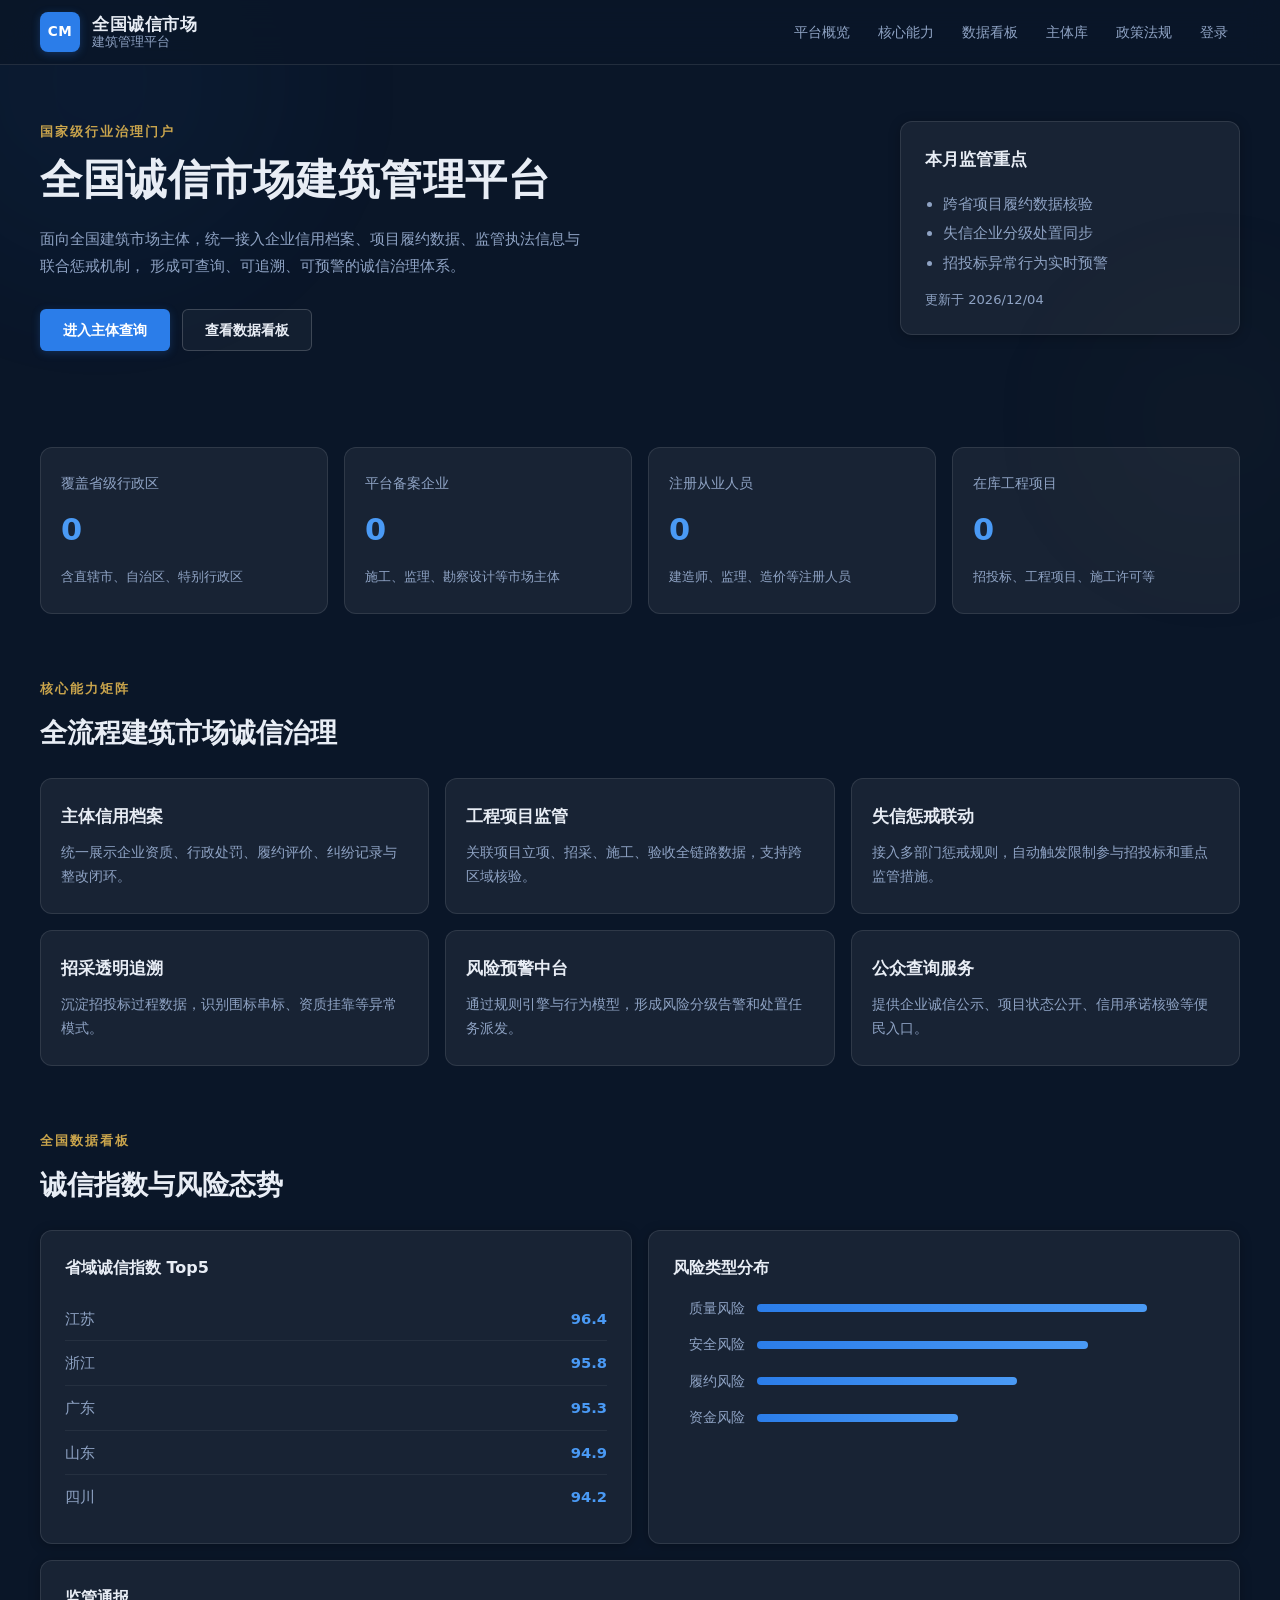
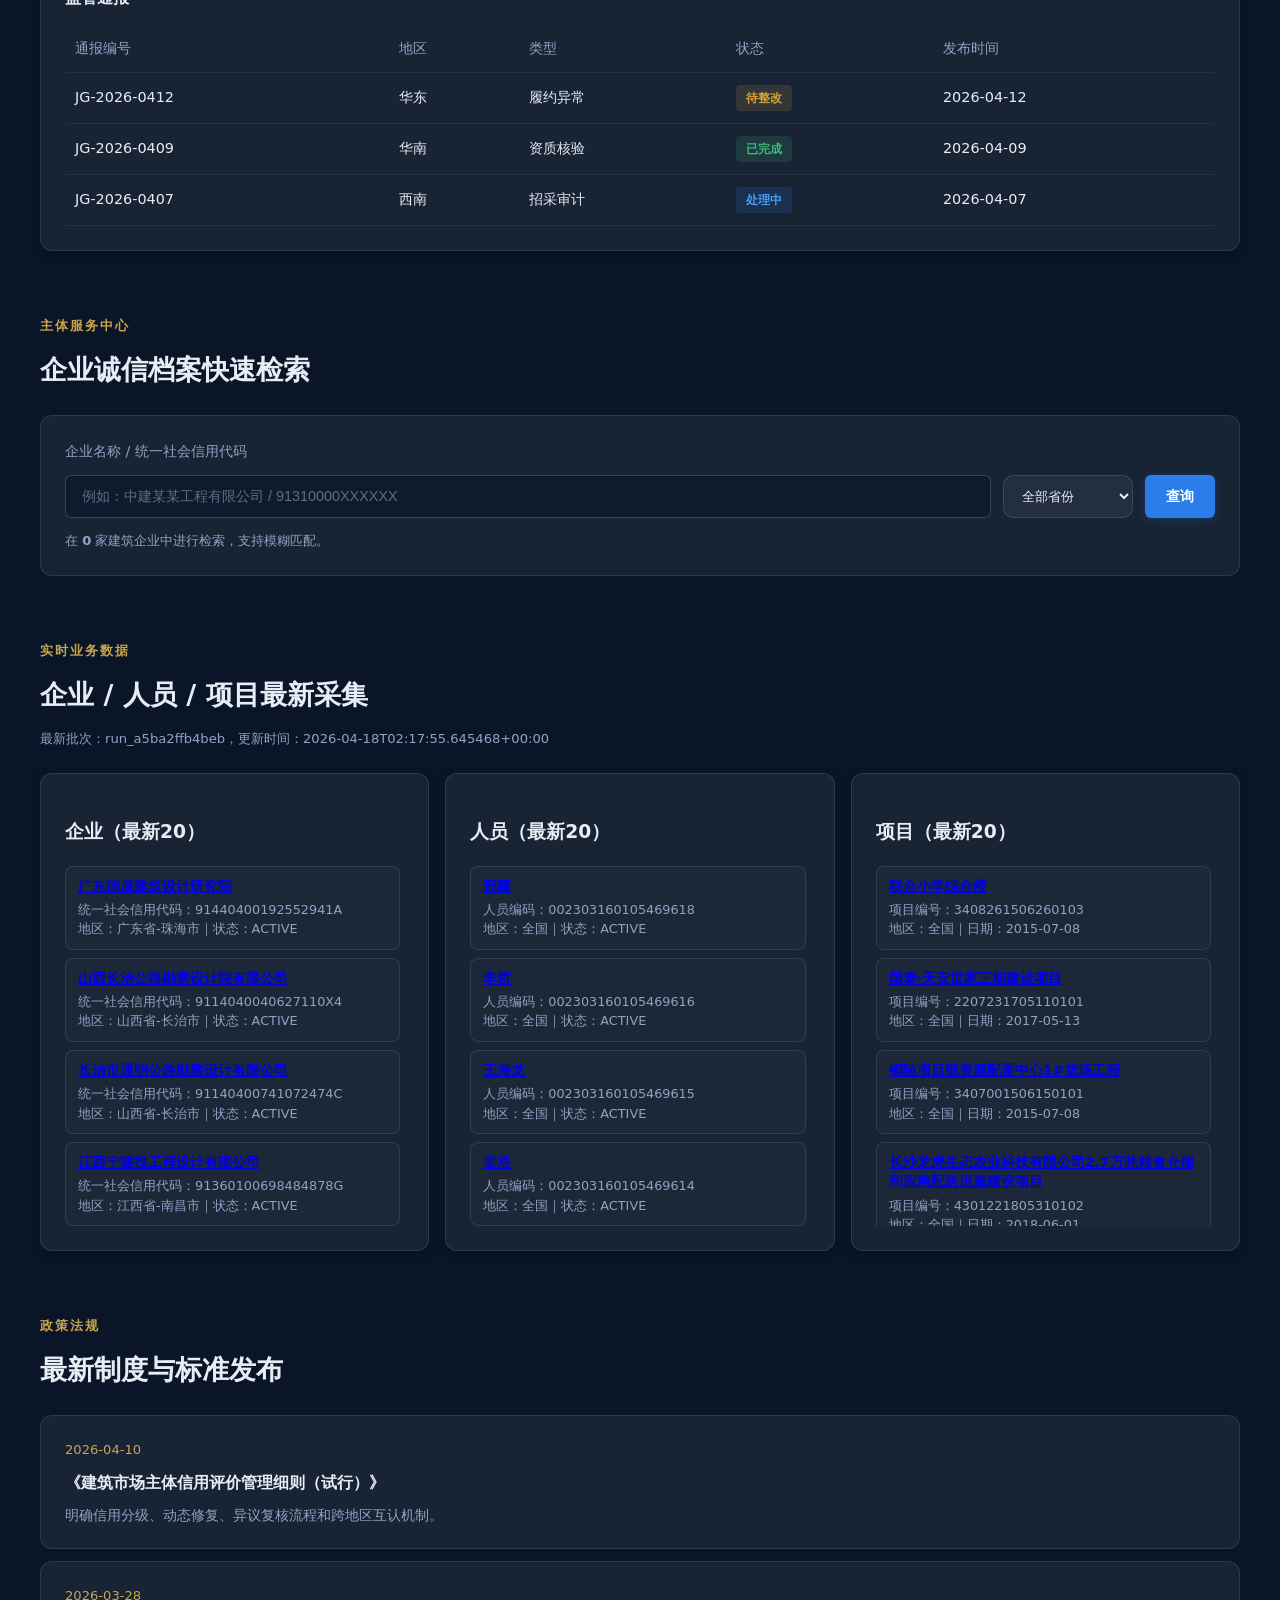
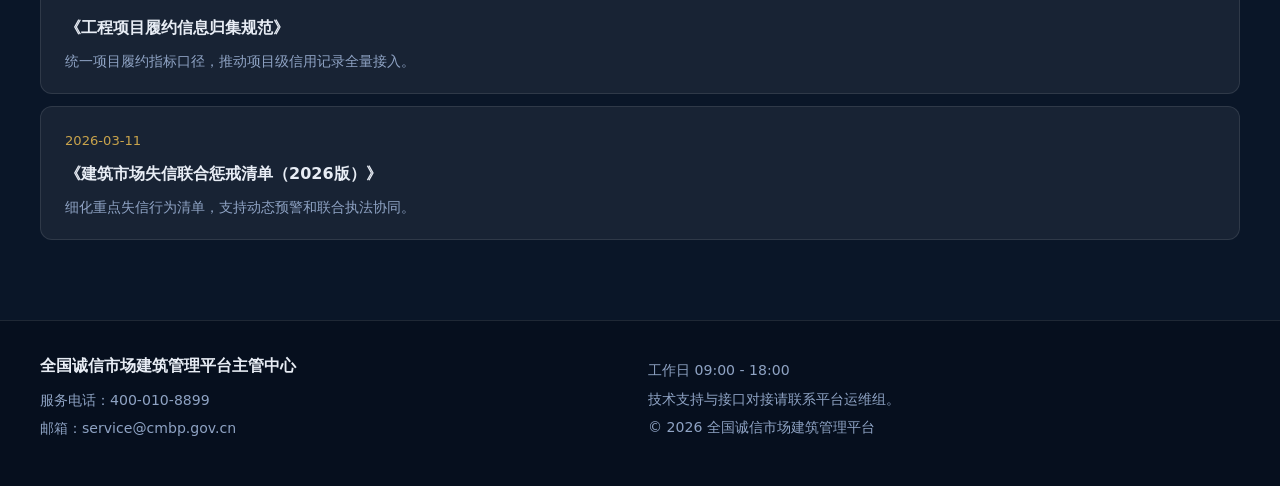
<file: index.html>
<!doctype html>
<html lang="zh-CN">
  <head>
    <meta charset="UTF-8" />
    <meta name="viewport" content="width=device-width, initial-scale=1.0" />
    <title>全国诚信市场建筑管理平台</title>
    <meta
      name="description"
      content="全国诚信市场建筑管理平台，提供建筑企业诚信档案、项目监管、风险预警、政策法规与公众查询服务。"
    />
    <link rel="stylesheet" href="./styles/main.css" />
  </head>
  <body>
    <div class="bg-orb orb-a"></div>
    <div class="bg-orb orb-b"></div>
    <div class="grid-overlay"></div>

    <header class="site-header">
      <div class="container nav-wrap">
        <a class="brand" href="#home">
          <span class="brand-mark">CM</span>
          <span class="brand-text">
            <strong>全国诚信市场</strong>
            <small>建筑管理平台</small>
          </span>
        </a>
        <nav class="nav" id="mainNav">
          <a href="#overview" data-section="overview">平台概览</a>
          <a href="#modules" data-section="modules">核心能力</a>
          <a href="#dashboard" data-section="dashboard">数据看板</a>
          <a href="#registry" data-section="registry">主体库</a>
          <a href="#policies" data-section="policies">政策法规</a>
          <a href="pages/login.html">登录</a>
        </nav>
        <button class="menu-toggle" id="menuToggle" aria-label="菜单">
          <span></span><span></span><span></span>
        </button>
      </div>
      <nav class="mobile-nav" id="mobileNav">
        <a href="#overview">平台概览</a>
        <a href="#modules">核心能力</a>
        <a href="#dashboard">数据看板</a>
        <a href="#registry">主体库</a>
        <a href="#policies">政策法规</a>
        <a href="pages/login.html">登录</a>
      </nav>
    </header>

    <main id="home">
      <section class="hero container">
        <div class="hero-left reveal">
          <p class="eyebrow">国家级行业治理门户</p>
          <h1>全国诚信市场建筑管理平台</h1>
          <p class="hero-desc">
            面向全国建筑市场主体，统一接入企业信用档案、项目履约数据、监管执法信息与联合惩戒机制，
            形成可查询、可追溯、可预警的诚信治理体系。
          </p>
          <div class="hero-actions">
            <a class="btn btn-primary" href="#registry">进入主体查询</a>
            <a class="btn btn-secondary" href="pages/dashboard.html">查看数据看板</a>
          </div>
        </div>
        <div class="hero-right reveal delay-1">
          <article class="panel spotlight">
            <h2>本月监管重点</h2>
            <ul>
              <li>跨省项目履约数据核验</li>
              <li>失信企业分级处置同步</li>
              <li>招投标异常行为实时预警</li>
            </ul>
            <p class="tag">更新于 <span id="today"></span></p>
          </article>
        </div>
      </section>

      <section id="overview" class="stats container">
        <article class="stat-card reveal">
          <p>覆盖省级行政区</p>
          <h3 data-counter="0" id="idx-provinces">0</h3>
          <span>含直辖市、自治区、特别行政区</span>
        </article>
        <article class="stat-card reveal delay-1">
          <p>平台备案企业</p>
          <h3 data-counter="0" id="idx-enterprise">0</h3>
          <span>施工、监理、勘察设计等市场主体</span>
        </article>
        <article class="stat-card reveal delay-2">
          <p>注册从业人员</p>
          <h3 data-counter="0" id="idx-staff">0</h3>
          <span>建造师、监理、造价等注册人员</span>
        </article>
        <article class="stat-card reveal delay-3">
          <p>在库工程项目</p>
          <h3 data-counter="0" id="idx-tender">0</h3>
          <span>招投标、工程项目、施工许可等</span>
        </article>
      </section>

      <section id="modules" class="modules container">
        <div class="section-head reveal">
          <p class="eyebrow">核心能力矩阵</p>
          <h2>全流程建筑市场诚信治理</h2>
        </div>
        <div class="module-grid">
          <article class="module-card reveal">
            <h3>主体信用档案</h3>
            <p>统一展示企业资质、行政处罚、履约评价、纠纷记录与整改闭环。</p>
          </article>
          <article class="module-card reveal delay-1">
            <h3>工程项目监管</h3>
            <p>关联项目立项、招采、施工、验收全链路数据，支持跨区域核验。</p>
          </article>
          <article class="module-card reveal delay-2">
            <h3>失信惩戒联动</h3>
            <p>接入多部门惩戒规则，自动触发限制参与招投标和重点监管措施。</p>
          </article>
          <article class="module-card reveal">
            <h3>招采透明追溯</h3>
            <p>沉淀招投标过程数据，识别围标串标、资质挂靠等异常模式。</p>
          </article>
          <article class="module-card reveal delay-1">
            <h3>风险预警中台</h3>
            <p>通过规则引擎与行为模型，形成风险分级告警和处置任务派发。</p>
          </article>
          <article class="module-card reveal delay-2">
            <h3>公众查询服务</h3>
            <p>提供企业诚信公示、项目状态公开、信用承诺核验等便民入口。</p>
          </article>
        </div>
      </section>

      <section id="dashboard" class="dashboard container">
        <div class="section-head reveal">
          <p class="eyebrow">全国数据看板</p>
          <h2>诚信指数与风险态势</h2>
        </div>
        <div class="dashboard-grid">
          <article class="panel reveal">
            <h3>省域诚信指数 Top5</h3>
            <ol>
              <li><span>江苏</span><b>96.4</b></li>
              <li><span>浙江</span><b>95.8</b></li>
              <li><span>广东</span><b>95.3</b></li>
              <li><span>山东</span><b>94.9</b></li>
              <li><span>四川</span><b>94.2</b></li>
            </ol>
          </article>
          <article class="panel reveal delay-1">
            <h3>风险类型分布</h3>
            <div class="bars">
              <p><span>质量风险</span><i style="--w: 72%"></i></p>
              <p><span>安全风险</span><i style="--w: 61%"></i></p>
              <p><span>履约风险</span><i style="--w: 48%"></i></p>
              <p><span>资金风险</span><i style="--w: 37%"></i></p>
            </div>
          </article>
          <article class="panel full reveal delay-2">
            <h3>监管通报</h3>
            <table>
              <thead>
                <tr>
                  <th>通报编号</th>
                  <th>地区</th>
                  <th>类型</th>
                  <th>状态</th>
                  <th>发布时间</th>
                </tr>
              </thead>
              <tbody>
                <tr>
                  <td>JG-2026-0412</td>
                  <td>华东</td>
                  <td>履约异常</td>
                  <td><span class="status warn">待整改</span></td>
                  <td>2026-04-12</td>
                </tr>
                <tr>
                  <td>JG-2026-0409</td>
                  <td>华南</td>
                  <td>资质核验</td>
                  <td><span class="status ok">已完成</span></td>
                  <td>2026-04-09</td>
                </tr>
                <tr>
                  <td>JG-2026-0407</td>
                  <td>西南</td>
                  <td>招采审计</td>
                  <td><span class="status info">处理中</span></td>
                  <td>2026-04-07</td>
                </tr>
              </tbody>
            </table>
          </article>
        </div>
      </section>

      <section id="registry" class="registry container">
        <div class="section-head reveal">
          <p class="eyebrow">主体服务中心</p>
          <h2>企业诚信档案快速检索</h2>
        </div>
        <form class="search-box reveal delay-1" id="searchForm">
          <label for="keyword">企业名称 / 统一社会信用代码</label>
          <div class="input-row">
            <input id="keyword" type="text" placeholder="例如：中建某某工程有限公司 / 91310000XXXXXX" autocomplete="off" />
            <select id="provinceFilter" aria-label="按省份筛选" style="padding:10px 14px;background:rgba(255,255,255,0.05);color:var(--text);border:1px solid rgba(255,255,255,0.12);border-radius:10px;min-width:130px">
              <option value="">全部省份</option>
            </select>
            <button class="btn btn-primary" type="submit">查询</button>
          </div>
          <div class="search-results" id="searchResults"></div>
          <p class="hint" id="searchHint">在 <b id="searchHintCount">0</b> 家建筑企业中进行检索，支持模糊匹配。</p>
        </form>
      </section>

      <section id="liveData" class="live-data container">
        <div class="section-head reveal">
          <p class="eyebrow">实时业务数据</p>
          <h2>企业 / 人员 / 项目最新采集</h2>
          <p class="hint" id="liveMeta">正在加载最新采集数据...</p>
        </div>
        <div class="live-grid">
          <article class="panel reveal">
            <h3>企业（最新20）</h3>
            <div id="enterpriseList" class="live-list"></div>
          </article>
          <article class="panel reveal delay-1">
            <h3>人员（最新20）</h3>
            <div id="staffList" class="live-list"></div>
          </article>
          <article class="panel reveal delay-2">
            <h3>项目（最新20）</h3>
            <div id="tenderList" class="live-list"></div>
          </article>
        </div>
      </section>

      <section id="policies" class="policies container">
        <div class="section-head reveal">
          <p class="eyebrow">政策法规</p>
          <h2>最新制度与标准发布</h2>
        </div>
        <div class="policy-list">
          <article class="policy-item reveal">
            <span>2026-04-10</span>
            <h3>《建筑市场主体信用评价管理细则（试行）》</h3>
            <p>明确信用分级、动态修复、异议复核流程和跨地区互认机制。</p>
          </article>
          <article class="policy-item reveal delay-1">
            <span>2026-03-28</span>
            <h3>《工程项目履约信息归集规范》</h3>
            <p>统一项目履约指标口径，推动项目级信用记录全量接入。</p>
          </article>
          <article class="policy-item reveal delay-2">
            <span>2026-03-11</span>
            <h3>《建筑市场失信联合惩戒清单（2026版）》</h3>
            <p>细化重点失信行为清单，支持动态预警和联合执法协同。</p>
          </article>
        </div>
      </section>
    </main>

    <footer id="contact" class="site-footer">
      <div class="container footer-wrap">
        <div>
          <h2>全国诚信市场建筑管理平台主管中心</h2>
          <p>服务电话：400-010-8899</p>
          <p>邮箱：service@cmbp.gov.cn</p>
        </div>
        <div>
          <p>工作日 09:00 - 18:00</p>
          <p>技术支持与接口对接请联系平台运维组。</p>
          <p class="copy">© <span id="year"></span> 全国诚信市场建筑管理平台</p>
        </div>
      </div>
    </footer>

    <script src="./scripts/main.js"></script>
  </body>
</html>
</file>
<file: styles/main.css>
/* ===== Design Tokens ===== */
:root {
  --bg: #0a1628;
  --bg-soft: #0f1f38;
  --panel: rgba(255, 255, 255, 0.06);
  --panel-hover: rgba(255, 255, 255, 0.09);
  --line: rgba(255, 255, 255, 0.10);
  --line-strong: rgba(255, 255, 255, 0.18);
  --text: #e8edf5;
  --text-soft: #8fa3c4;
  --accent: #2b7de9;
  --accent-light: #4a9af5;
  --accent-bg: rgba(43, 125, 233, 0.12);
  --gold: #c9a44c;
  --gold-light: #e0c068;
  --danger: #e05555;
  --ok: #3db87a;
  --warn: #d4a03c;
  --radius: 8px;
  --radius-lg: 12px;
  --shadow: 0 2px 12px rgba(0, 0, 0, 0.25);
  --shadow-lg: 0 8px 32px rgba(0, 0, 0, 0.3);
}

/* ===== Reset ===== */
*,
*::before,
*::after {
  box-sizing: border-box;
}

html {
  scroll-behavior: smooth;
}

body {
  margin: 0;
  padding: 0;
  min-height: 100vh;
  color: var(--text);
  background: var(--bg);
  font-family: "Noto Sans SC", "PingFang SC", "Microsoft YaHei", system-ui, sans-serif;
  line-height: 1.6;
  overflow-x: hidden;
}

/* ===== Layout ===== */
.container {
  width: min(1200px, calc(100% - 48px));
  margin-left: auto;
  margin-right: auto;
}

/* ===== Background (subtle) ===== */
.bg-orb {
  position: fixed;
  z-index: 0;
  border-radius: 50%;
  filter: blur(80px);
  pointer-events: none;
  opacity: 0.4;
}

.orb-a {
  width: 400px;
  height: 400px;
  background: rgba(43, 125, 233, 0.12);
  top: -120px;
  left: -100px;
}

.orb-b {
  width: 300px;
  height: 300px;
  background: rgba(201, 164, 76, 0.06);
  right: -80px;
  top: 30%;
}

.grid-overlay {
  display: none;
}

/* ===== Z-index layers ===== */
header,
main,
footer {
  position: relative;
  z-index: 1;
}

/* ===== Header ===== */
.site-header {
  position: sticky;
  top: 0;
  z-index: 100;
  backdrop-filter: blur(16px);
  -webkit-backdrop-filter: blur(16px);
  background: rgba(10, 22, 40, 0.88);
  border-bottom: 1px solid var(--line);
}

.nav-wrap {
  min-height: 64px;
  display: flex;
  align-items: center;
  gap: 16px;
}

.brand {
  color: inherit;
  text-decoration: none;
  display: inline-flex;
  align-items: center;
  gap: 12px;
  flex-shrink: 0;
}

.brand-mark {
  width: 40px;
  height: 40px;
  border-radius: 8px;
  display: flex;
  align-items: center;
  justify-content: center;
  font-weight: 700;
  font-size: 0.85rem;
  letter-spacing: 0.5px;
  color: #fff;
  background: var(--accent);
  box-shadow: 0 2px 8px rgba(43, 125, 233, 0.3);
  flex-shrink: 0;
}

.brand-text {
  display: flex;
  flex-direction: column;
  line-height: 1.2;
  white-space: nowrap;
}

.brand-text strong {
  font-size: 1.05rem;
  font-weight: 700;
  letter-spacing: 0.5px;
}

.brand-text small {
  color: var(--text-soft);
  font-size: 0.8rem;
}

.nav {
  display: flex;
  align-items: center;
  gap: 4px;
  margin-left: auto;
  flex-shrink: 0;
  flex-wrap: nowrap;
  overflow-x: auto;
  -ms-overflow-style: none;
  scrollbar-width: none;
}

.nav::-webkit-scrollbar {
  display: none;
}

.nav a {
  color: var(--text-soft);
  text-decoration: none;
  font-size: 0.88rem;
  padding: 6px 12px;
  border-radius: 6px;
  transition: color 0.2s, background 0.2s;
  white-space: nowrap;
}

.nav a:hover {
  color: var(--text);
  background: rgba(255, 255, 255, 0.06);
}

.nav a.active {
  color: var(--accent-light);
}

.menu-toggle {
  display: none;
  margin-left: auto;
  width: 40px;
  height: 40px;
  border: 1px solid var(--line-strong);
  border-radius: 6px;
  background: rgba(255, 255, 255, 0.04);
  cursor: pointer;
  align-items: center;
  justify-content: center;
  flex-direction: column;
  gap: 5px;
  padding: 0;
}

.menu-toggle span {
  width: 16px;
  height: 2px;
  border-radius: 999px;
  background: var(--text);
}

.mobile-nav {
  display: none;
}

/* ===== Hero ===== */
.hero {
  padding: 56px 0 48px;
  display: flex;
  gap: 32px;
  align-items: flex-start;
}

.hero-left {
  flex: 1;
  min-width: 0;
}

.hero-right {
  width: 340px;
  flex-shrink: 0;
}

.eyebrow {
  color: var(--gold);
  margin: 0 0 12px;
  font-size: 0.82rem;
  font-weight: 600;
  letter-spacing: 2px;
  text-transform: uppercase;
}

.hero h1 {
  margin: 0;
  font-size: clamp(1.8rem, 3.5vw, 2.6rem);
  font-weight: 800;
  line-height: 1.25;
  letter-spacing: 0.5px;
}

.hero-desc {
  margin: 20px 0 0;
  color: var(--text-soft);
  line-height: 1.8;
  max-width: 56ch;
  font-size: 0.95rem;
}

.hero-actions {
  display: flex;
  flex-wrap: wrap;
  gap: 12px;
  margin-top: 28px;
}

/* ===== Buttons ===== */
.btn {
  display: inline-flex;
  align-items: center;
  justify-content: center;
  border: 1px solid transparent;
  border-radius: 6px;
  padding: 10px 22px;
  text-decoration: none;
  font-weight: 600;
  font-size: 0.9rem;
  cursor: pointer;
  transition: all 0.2s;
  line-height: 1.4;
}

.btn-primary {
  color: #fff;
  background: var(--accent);
  box-shadow: 0 2px 8px rgba(43, 125, 233, 0.25);
}

.btn-primary:hover {
  background: var(--accent-light);
}

.btn-secondary {
  color: var(--text);
  border-color: var(--line-strong);
  background: rgba(255, 255, 255, 0.04);
}

.btn-secondary:hover {
  background: rgba(255, 255, 255, 0.08);
}

/* ===== Panel ===== */
.panel {
  background: var(--panel);
  border: 1px solid var(--line);
  border-radius: var(--radius-lg);
  box-shadow: var(--shadow);
  padding: 24px;
}

.spotlight h2 {
  margin: 0 0 16px;
  font-size: 1.05rem;
  font-weight: 700;
}

.spotlight ul {
  margin: 0 0 12px;
  padding-left: 1.2em;
  color: var(--text-soft);
  line-height: 2;
  font-size: 0.92rem;
}

.tag {
  margin: 0;
  color: var(--text-soft);
  font-size: 0.82rem;
}

/* ===== Stats ===== */
.stats {
  margin-top: 48px;
  display: grid;
  grid-template-columns: repeat(4, 1fr);
  gap: 16px;
}

.stat-card {
  border: 1px solid var(--line);
  border-radius: var(--radius-lg);
  padding: 24px 20px;
  background: var(--panel);
  transition: background 0.2s;
}

.stat-card:hover {
  background: var(--panel-hover);
}

.stat-card p {
  margin: 0;
  color: var(--text-soft);
  font-size: 0.88rem;
}

.stat-card h3 {
  margin: 12px 0 8px;
  font-size: clamp(1.4rem, 2.8vw, 1.9rem);
  font-weight: 800;
  color: var(--accent-light);
}

.stat-card span {
  color: var(--text-soft);
  font-size: 0.82rem;
}

/* ===== Section Common ===== */
.modules,
.dashboard,
.registry,
.live-data,
.policies {
  margin-top: 64px;
}

.section-head {
  margin-bottom: 24px;
}

.section-head h2 {
  margin: 0;
  font-size: clamp(1.3rem, 2.5vw, 1.7rem);
  font-weight: 700;
}

/* ===== Module Grid ===== */
.module-grid {
  display: grid;
  grid-template-columns: repeat(3, 1fr);
  gap: 16px;
}

.module-card {
  border: 1px solid var(--line);
  border-radius: var(--radius-lg);
  padding: 24px 20px;
  background: var(--panel);
  transition: background 0.2s, border-color 0.2s;
}

.module-card:hover {
  background: var(--panel-hover);
  border-color: var(--line-strong);
}

.module-card h3 {
  margin: 0 0 10px;
  font-size: 1.05rem;
  font-weight: 700;
}

.module-card p {
  margin: 0;
  color: var(--text-soft);
  line-height: 1.7;
  font-size: 0.9rem;
}

/* ===== Dashboard ===== */
.dashboard-grid {
  display: grid;
  grid-template-columns: 1fr 1fr;
  gap: 16px;
}

.dashboard .panel h3 {
  margin: 0 0 16px;
  font-size: 1rem;
  font-weight: 700;
}

.dashboard ol {
  margin: 0;
  padding: 0;
  list-style: none;
}

.dashboard li {
  display: flex;
  justify-content: space-between;
  align-items: center;
  padding: 10px 0;
  border-bottom: 1px solid rgba(255, 255, 255, 0.06);
  font-size: 0.92rem;
}

.dashboard li:last-child {
  border-bottom: 0;
}

.dashboard li b {
  color: var(--accent-light);
  font-weight: 700;
}

.dashboard li span {
  color: var(--text-soft);
}

/* ===== Bars ===== */
.bars {
  display: flex;
  flex-direction: column;
  gap: 14px;
}

.bars p {
  margin: 0;
  display: flex;
  align-items: center;
  gap: 12px;
}

.bars span {
  color: var(--text-soft);
  font-size: 0.88rem;
  width: 72px;
  text-align: right;
  flex-shrink: 0;
}

.bars i {
  display: block;
  height: 8px;
  border-radius: 4px;
  background: linear-gradient(90deg, var(--accent), var(--accent-light));
  flex: 0 0 var(--w);
  font-style: normal;
}

.dashboard .full {
  grid-column: 1 / -1;
}

/* ===== Table ===== */
table {
  width: 100%;
  border-collapse: collapse;
  font-size: 0.9rem;
}

th,
td {
  text-align: left;
  padding: 12px 10px;
  border-bottom: 1px solid rgba(255, 255, 255, 0.06);
}

th {
  color: var(--text-soft);
  font-weight: 500;
  font-size: 0.85rem;
}

/* ===== Status Badges ===== */
.status {
  display: inline-block;
  border-radius: 4px;
  padding: 3px 10px;
  font-size: 0.78rem;
  font-weight: 600;
}

.status.ok {
  background: rgba(61, 184, 122, 0.15);
  color: var(--ok);
}

.status.warn {
  background: rgba(212, 160, 60, 0.15);
  color: var(--warn);
}

.status.info {
  background: rgba(43, 125, 233, 0.15);
  color: var(--accent-light);
}

/* ===== Search Box ===== */
.search-box {
  padding: 24px;
  border: 1px solid var(--line);
  border-radius: var(--radius-lg);
  background: var(--panel);
}

.search-box label {
  display: block;
  margin-bottom: 12px;
  color: var(--text-soft);
  font-size: 0.9rem;
}

.input-row {
  display: flex;
  gap: 12px;
  align-items: stretch;
}

.input-row input {
  flex: 1;
  min-width: 0;
  border-radius: 6px;
  border: 1px solid var(--line-strong);
  background: rgba(10, 22, 40, 0.6);
  color: var(--text);
  padding: 10px 16px;
  font-size: 0.9rem;
  line-height: 1.4;
  transition: border-color 0.2s;
}

.input-row input:focus {
  outline: none;
  border-color: var(--accent);
}

.input-row input::placeholder {
  color: var(--text-soft);
  opacity: 0.6;
}

/* Make button same height as input */
.input-row .btn {
  padding: 10px 20px;
  flex-shrink: 0;
}

.hint {
  margin: 12px 0 0;
  color: var(--text-soft);
  font-size: 0.82rem;
}

/* ===== Live Data ===== */
.live-grid {
  display: grid;
  grid-template-columns: repeat(3, 1fr);
  gap: 16px;
}

.live-list {
  display: grid;
  gap: 8px;
  max-height: 360px;
  overflow: auto;
  padding-right: 4px;
}

.live-item {
  border: 1px solid var(--line);
  border-radius: 8px;
  padding: 10px 12px;
  background: rgba(255, 255, 255, 0.02);
}

.live-item h4 {
  margin: 0 0 4px;
  font-size: 0.88rem;
  line-height: 1.4;
}

.live-item p {
  margin: 0;
  color: var(--text-soft);
  font-size: 0.8rem;
  line-height: 1.5;
}

/* ===== Policy List ===== */
.policy-list {
  display: grid;
  gap: 12px;
}

.policy-item {
  border: 1px solid var(--line);
  border-radius: var(--radius-lg);
  padding: 20px 24px;
  background: var(--panel);
  transition: background 0.2s;
}

.policy-item:hover {
  background: var(--panel-hover);
}

.policy-item span {
  display: inline-block;
  color: var(--gold);
  font-size: 0.82rem;
  font-weight: 500;
}

.policy-item h3 {
  margin: 8px 0;
  font-size: 1rem;
}

.policy-item p {
  margin: 0;
  color: var(--text-soft);
  font-size: 0.9rem;
  line-height: 1.7;
}

/* ===== Footer ===== */
.site-footer {
  margin-top: 80px;
  border-top: 1px solid var(--line);
  background: rgba(6, 14, 28, 0.8);
}

.footer-wrap {
  padding: 32px 0 40px;
  display: grid;
  gap: 16px;
  grid-template-columns: 1fr 1fr;
}

.footer-wrap h2 {
  margin: 0 0 10px;
  font-size: 1rem;
  font-weight: 700;
}

.footer-wrap p {
  margin: 6px 0;
  color: var(--text-soft);
  font-size: 0.88rem;
}

.copy {
  margin-top: 16px;
  color: var(--text-soft);
  font-size: 0.82rem;
}

/* ===== Reveal Animation ===== */
.reveal {
  opacity: 0;
  transform: translateY(12px);
  transition: opacity 0.5s ease, transform 0.5s ease;
}

.reveal.visible {
  opacity: 1;
  transform: translateY(0);
}

.delay-1 {
  transition-delay: 0.06s;
}

.delay-2 {
  transition-delay: 0.12s;
}

.delay-3 {
  transition-delay: 0.18s;
}

/* ===== Responsive ===== */
@media (max-width: 1080px) {
  .hero {
    flex-direction: column;
    padding-top: 40px;
  }

  .hero-right {
    width: 100%;
  }
}

@media (max-width: 980px) {
  .stats {
    grid-template-columns: repeat(2, 1fr);
  }

  .module-grid {
    grid-template-columns: repeat(2, 1fr);
  }

  .nav {
    display: none;
  }

  .menu-toggle {
    display: flex;
  }

  .mobile-nav.open {
    display: flex;
    flex-direction: column;
    gap: 4px;
    padding: 8px 24px 14px;
    border-top: 1px solid var(--line);
    background: rgba(6, 14, 28, 0.96);
  }

  .mobile-nav a {
    color: var(--text-soft);
    text-decoration: none;
    font-size: 0.92rem;
    padding: 10px 12px;
    border-radius: 6px;
  }

  .mobile-nav a:hover {
    color: var(--text);
    background: rgba(255, 255, 255, 0.06);
  }
}

@media (max-width: 680px) {
  .container {
    width: min(1200px, calc(100% - 32px));
  }

  .stats,
  .module-grid,
  .dashboard-grid,
  .live-grid,
  .footer-wrap {
    grid-template-columns: 1fr;
  }

  .input-row {
    flex-direction: column;
  }

  th,
  td {
    padding: 8px 6px;
    font-size: 0.82rem;
  }
}
</file>
